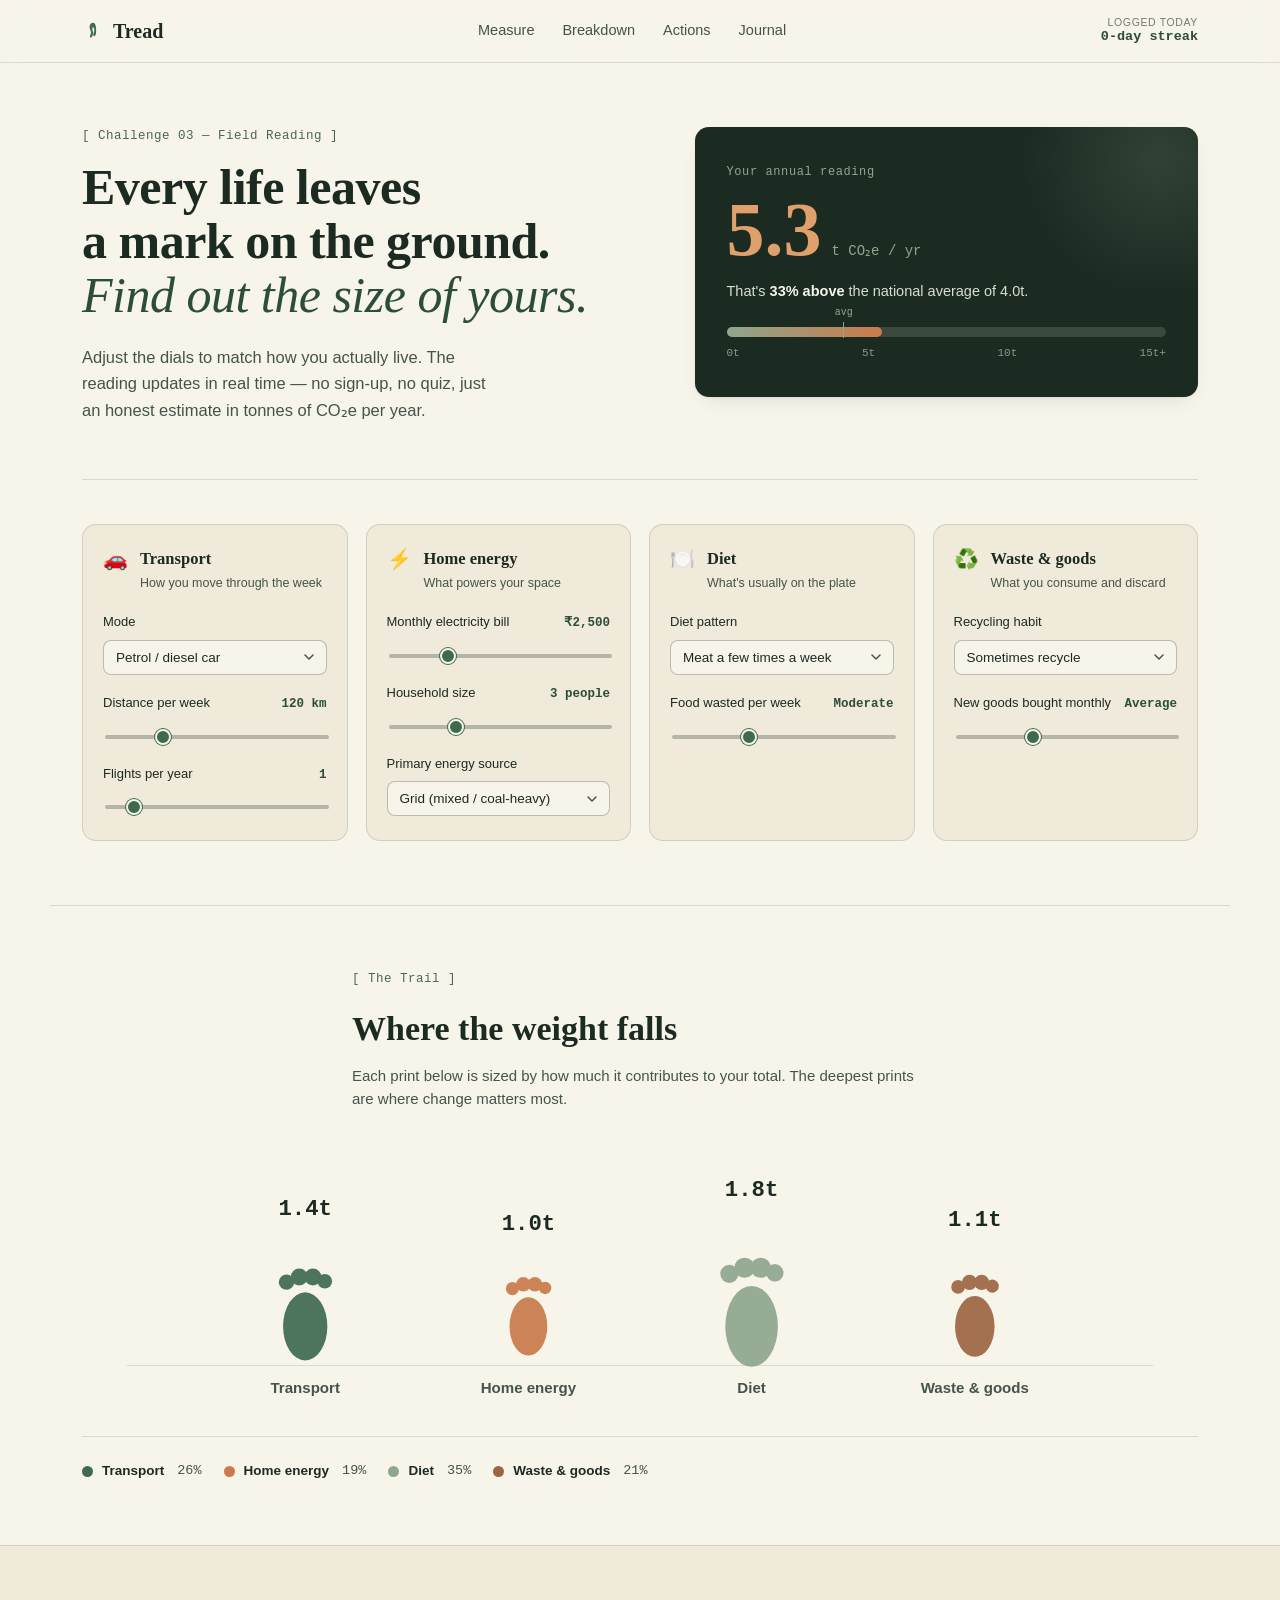
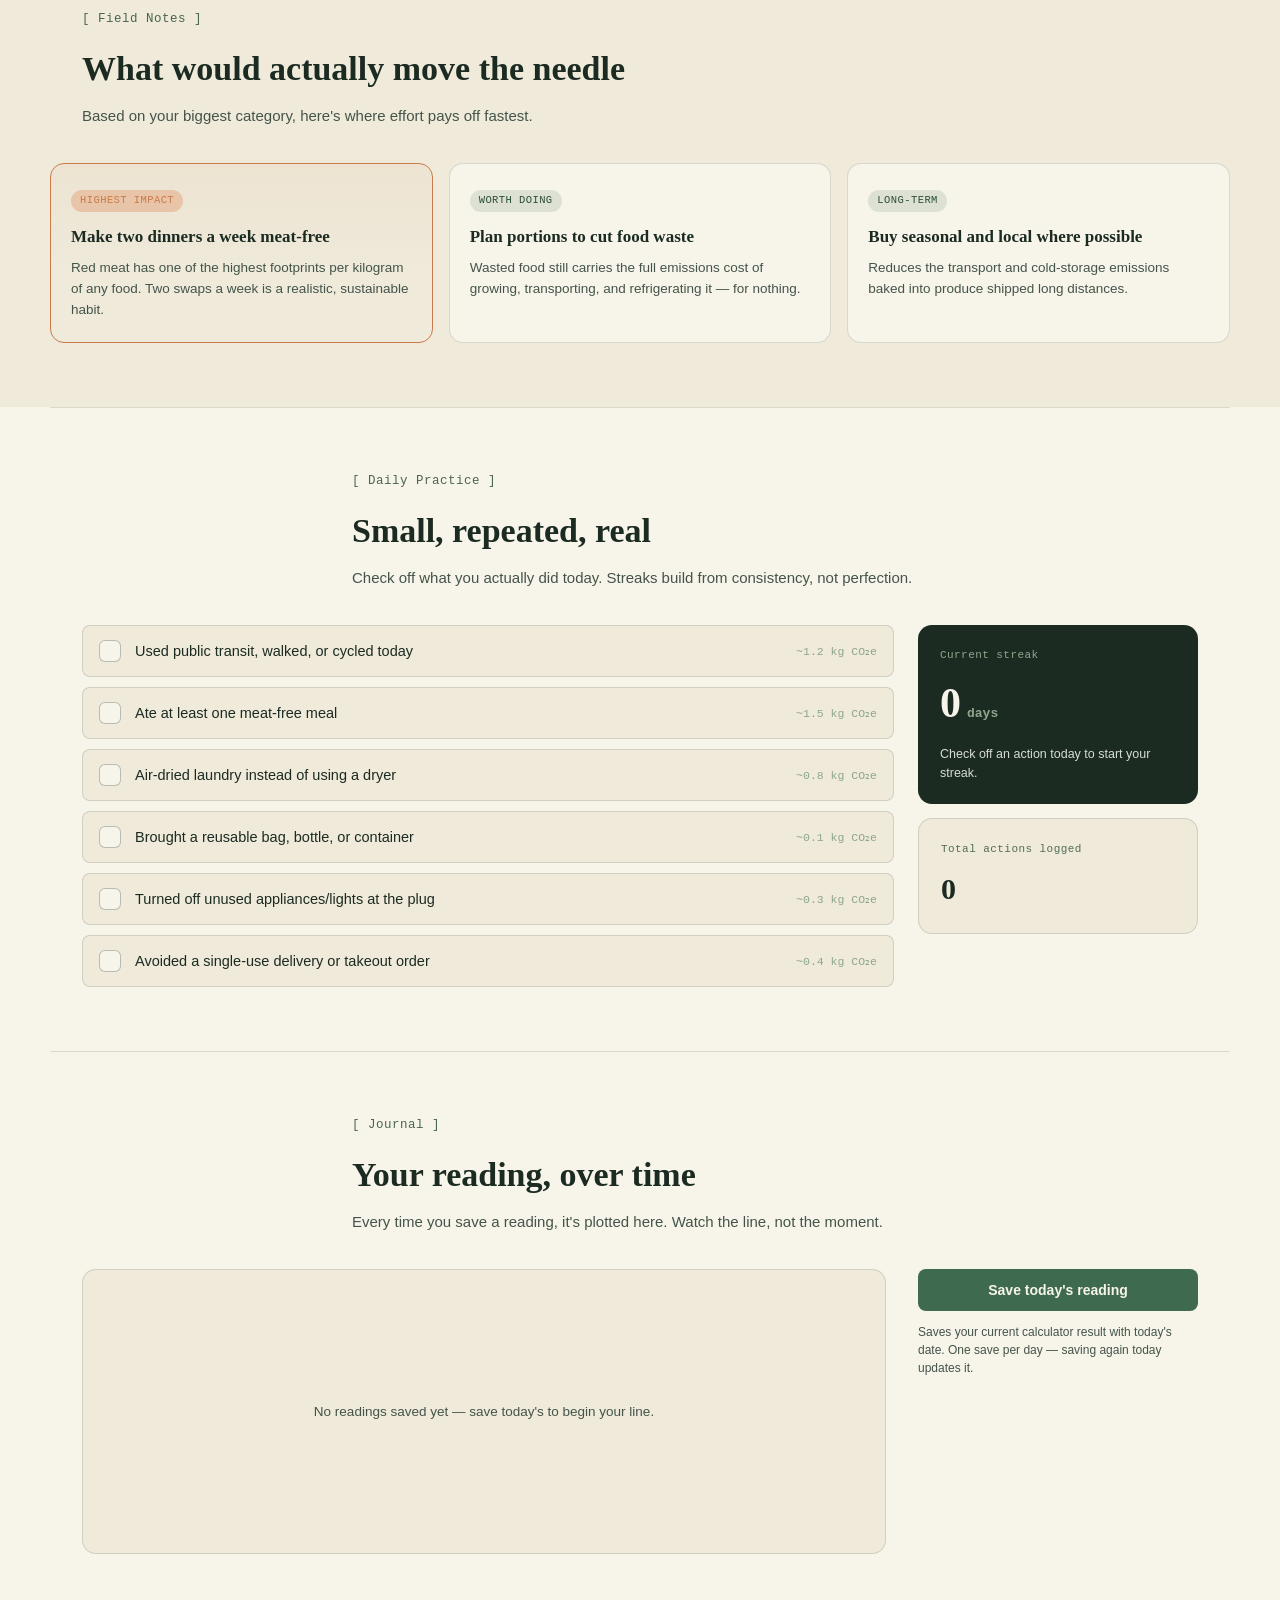
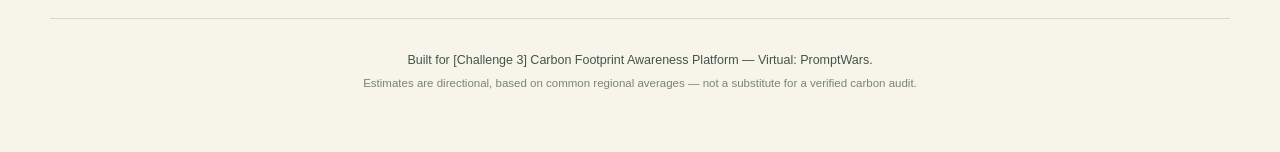
<file: index.html>
<!DOCTYPE html>
<html lang="en">
<head>
<meta charset="UTF-8">
<meta name="viewport" content="width=device-width, initial-scale=1.0">
<meta http-equiv="Content-Security-Policy" content="default-src 'self'; style-src 'self' 'unsafe-inline' https://fonts.googleapis.com; font-src https://fonts.gstatic.com; script-src 'self'; img-src 'self' data:; connect-src 'self'; base-uri 'self'; form-action 'self';">
<title>Tread — Carbon Footprint Awareness Platform</title>
<link rel="preconnect" href="https://fonts.googleapis.com">
<link rel="preconnect" href="https://fonts.gstatic.com" crossorigin>
<link href="https://fonts.googleapis.com/css2?family=Fraunces:opsz,wght@9..144,300;9..144,500;9..144,600;9..144,700&family=Inter:wght@400;500;600;700&family=JetBrains+Mono:wght@400;500;700&display=swap" rel="stylesheet">
<link rel="stylesheet" href="style.css">
</head>
<body>

<!-- ============ NAV ============ -->
<header class="site-header">
  <div class="header-inner">
    <a href="#top" class="brand">
      <svg class="brand-mark" viewBox="0 0 32 32" fill="none" xmlns="http://www.w3.org/2000/svg" aria-hidden="true">
        <path d="M16 4c-3 0-5 2.5-5 6 0 3 2 5 2 8 0 2.5-1.5 4-1.5 6 0 1.5 1.5 2 2.5 1 1.5-1.5 2-4 2-6s-1-4-1-6c0-2 1-3 1-3s2 1.5 2 4c0 2.5-1.5 4.5-1.5 7 0 2 1 3.5 2.5 2 1.5-1.5 1.5-4 1.5-6.5C21 8.5 19 4 16 4z" fill="currentColor"/>
      </svg>
      <span>Tread</span>
    </a>
    <nav class="main-nav" aria-label="Primary">
      <a href="#measure">Measure</a>
      <a href="#breakdown">Breakdown</a>
      <a href="#actions">Actions</a>
      <a href="#journal">Journal</a>
    </nav>
    <div class="header-stat">
      <span class="header-stat-label">Logged today</span>
      <span class="header-stat-value" id="streakHeaderValue">0-day streak</span>
    </div>
  </div>
</header>

<main id="top">

  <!-- ============ HERO / CALCULATOR ============ -->
  <section class="hero" id="measure">
    <div class="hero-inner">

      <div class="hero-intro">
        <p class="eyebrow">[ Challenge 03 — Field Reading ]</p>
        <h1>Every life leaves<br>a mark on the ground.<br><em>Find out the size of yours.</em></h1>
        <p class="hero-sub">Adjust the dials to match how you actually live. The reading updates in real time — no sign-up, no quiz, just an honest estimate in tonnes of CO₂e per year.</p>
      </div>

      <div class="reading-panel">
        <div class="reading-display">
          <span class="reading-label">Your annual reading</span>
          <div class="reading-number">
            <span id="totalFootprint">0.0</span>
            <span class="reading-unit">t CO₂e / yr</span>
          </div>
          <div class="reading-compare" id="compareText">
            calculating against the national average&hellip;
          </div>
          <div class="reading-gauge">
            <div class="gauge-track">
              <div class="gauge-fill" id="gaugeFill"></div>
              <div class="gauge-marker" id="gaugeAvgMarker">
                <span>avg</span>
              </div>
            </div>
            <div class="gauge-scale">
              <span>0t</span>
              <span>5t</span>
              <span>10t</span>
              <span>15t+</span>
            </div>
          </div>
        </div>
      </div>

    </div>

    <!-- INPUT GRID -->
    <div class="input-deck">

      <div class="input-card" data-category="transport">
        <div class="input-card-head">
          <span class="input-icon" aria-hidden="true">🚗</span>
          <div>
            <h3>Transport</h3>
            <p>How you move through the week</p>
          </div>
        </div>

        <label class="field">
          <span class="field-row">
            <span>Mode</span>
          </span>
          <select id="transportMode">
            <option value="0.05">Walk / cycle mostly</option>
            <option value="0.08">Public transit</option>
            <option value="0.18" selected>Petrol / diesel car</option>
            <option value="0.05">Electric vehicle</option>
            <option value="0.25">Motorbike + car mix</option>
          </select>
        </label>

        <label class="field">
          <span class="field-row">
            <span>Distance per week</span>
            <span class="field-value mono" id="distanceVal">120 km</span>
          </span>
          <input type="range" id="distanceRange" min="0" max="500" value="120" step="5">
        </label>

        <label class="field">
          <span class="field-row">
            <span>Flights per year</span>
            <span class="field-value mono" id="flightsVal">1</span>
          </span>
          <input type="range" id="flightsRange" min="0" max="10" value="1" step="1">
        </label>
      </div>

      <div class="input-card" data-category="energy">
        <div class="input-card-head">
          <span class="input-icon" aria-hidden="true">⚡</span>
          <div>
            <h3>Home energy</h3>
            <p>What powers your space</p>
          </div>
        </div>

        <label class="field">
          <span class="field-row">
            <span>Monthly electricity bill</span>
            <span class="field-value mono" id="electricityVal">₹2,500</span>
          </span>
          <input type="range" id="electricityRange" min="0" max="10000" value="2500" step="100">
        </label>

        <label class="field">
          <span class="field-row">
            <span>Household size</span>
            <span class="field-value mono" id="householdVal">3 people</span>
          </span>
          <input type="range" id="householdRange" min="1" max="8" value="3" step="1">
        </label>

        <label class="field">
          <span class="field-row">
            <span>Primary energy source</span>
          </span>
          <select id="energySource">
            <option value="1.0" selected>Grid (mixed / coal-heavy)</option>
            <option value="0.6">Grid (renewable-leaning)</option>
            <option value="0.3">Solar / own renewables</option>
          </select>
        </label>
      </div>

      <div class="input-card" data-category="diet">
        <div class="input-card-head">
          <span class="input-icon" aria-hidden="true">🍽️</span>
          <div>
            <h3>Diet</h3>
            <p>What's usually on the plate</p>
          </div>
        </div>

        <label class="field">
          <span class="field-row">
            <span>Diet pattern</span>
          </span>
          <select id="dietType">
            <option value="2.5">Meat with most meals</option>
            <option value="1.7" selected>Meat a few times a week</option>
            <option value="1.1">Vegetarian</option>
            <option value="0.8">Vegan</option>
          </select>
        </label>

        <label class="field">
          <span class="field-row">
            <span>Food wasted per week</span>
            <span class="field-value mono" id="wasteVal">Moderate</span>
          </span>
          <input type="range" id="wasteRange" min="0" max="3" value="1" step="1">
        </label>
      </div>

      <div class="input-card" data-category="waste">
        <div class="input-card-head">
          <span class="input-icon" aria-hidden="true">♻️</span>
          <div>
            <h3>Waste &amp; goods</h3>
            <p>What you consume and discard</p>
          </div>
        </div>

        <label class="field">
          <span class="field-row">
            <span>Recycling habit</span>
          </span>
          <select id="recyclingHabit">
            <option value="1.2">Rarely separate waste</option>
            <option value="0.8" selected>Sometimes recycle</option>
            <option value="0.4">Always recycle / compost</option>
          </select>
        </label>

        <label class="field">
          <span class="field-row">
            <span>New goods bought monthly</span>
            <span class="field-value mono" id="goodsVal">Average</span>
          </span>
          <input type="range" id="goodsRange" min="0" max="3" value="1" step="1">
        </label>
      </div>

    </div>
  </section>

  <!-- ============ BREAKDOWN / FOOTPRINT TRAIL ============ -->
  <section class="breakdown" id="breakdown">
    <div class="section-head">
      <p class="eyebrow">[ The Trail ]</p>
      <h2>Where the weight falls</h2>
      <p class="section-sub">Each print below is sized by how much it contributes to your total. The deepest prints are where change matters most.</p>
    </div>

    <div class="trail-wrap">
      <svg id="trailSvg" viewBox="0 0 1000 220" preserveAspectRatio="xMidYMid meet" aria-hidden="true"></svg>
    </div>

    <div class="legend" id="legend"></div>
  </section>

  <!-- ============ INSIGHTS ============ -->
  <section class="insights" id="insights">
    <div class="section-head">
      <p class="eyebrow">[ Field Notes ]</p>
      <h2>What would actually move the needle</h2>
      <p class="section-sub">Based on your biggest category, here's where effort pays off fastest.</p>
    </div>
    <div class="insight-cards" id="insightCards"></div>
  </section>

  <!-- ============ ACTIONS / HABIT TRACKER ============ -->
  <section class="actions" id="actions">
    <div class="section-head">
      <p class="eyebrow">[ Daily Practice ]</p>
      <h2>Small, repeated, real</h2>
      <p class="section-sub">Check off what you actually did today. Streaks build from consistency, not perfection.</p>
    </div>

    <div class="actions-layout">
      <div class="action-list" id="actionList"></div>

      <aside class="streak-panel">
        <div class="streak-card">
          <span class="streak-label">Current streak</span>
          <div class="streak-number"><span id="streakCount">0</span><span class="streak-unit">days</span></div>
          <p class="streak-note" id="streakNote">Check off an action today to start your streak.</p>
        </div>
        <div class="streak-card streak-secondary">
          <span class="streak-label">Total actions logged</span>
          <div class="streak-number small"><span id="totalActionsLogged">0</span></div>
        </div>
      </aside>
    </div>
  </section>

  <!-- ============ JOURNAL / HISTORY ============ -->
  <section class="journal" id="journal">
    <div class="section-head">
      <p class="eyebrow">[ Journal ]</p>
      <h2>Your reading, over time</h2>
      <p class="section-sub">Every time you save a reading, it's plotted here. Watch the line, not the moment.</p>
    </div>

    <div class="journal-layout">
      <div class="journal-chart-wrap">
        <svg id="historySvg" viewBox="0 0 800 260" preserveAspectRatio="xMidYMid meet" aria-hidden="true"></svg>
        <p class="journal-empty" id="journalEmpty">No readings saved yet — save today's to begin your line.</p>
      </div>
      <div class="journal-side">
        <button class="btn-primary" id="saveReadingBtn">Save today's reading</button>
        <p class="journal-hint">Saves your current calculator result with today's date. One save per day — saving again today updates it.</p>
        <ul class="journal-list" id="journalList"></ul>
      </div>
    </div>
  </section>

</main>

<footer class="site-footer">
  <p>Built for [Challenge 3] Carbon Footprint Awareness Platform — Virtual: PromptWars.</p>
  <p class="footer-fine">Estimates are directional, based on common regional averages — not a substitute for a verified carbon audit.</p>
</footer>

<script src="script.js"></script>
</body>
</html>
</file>
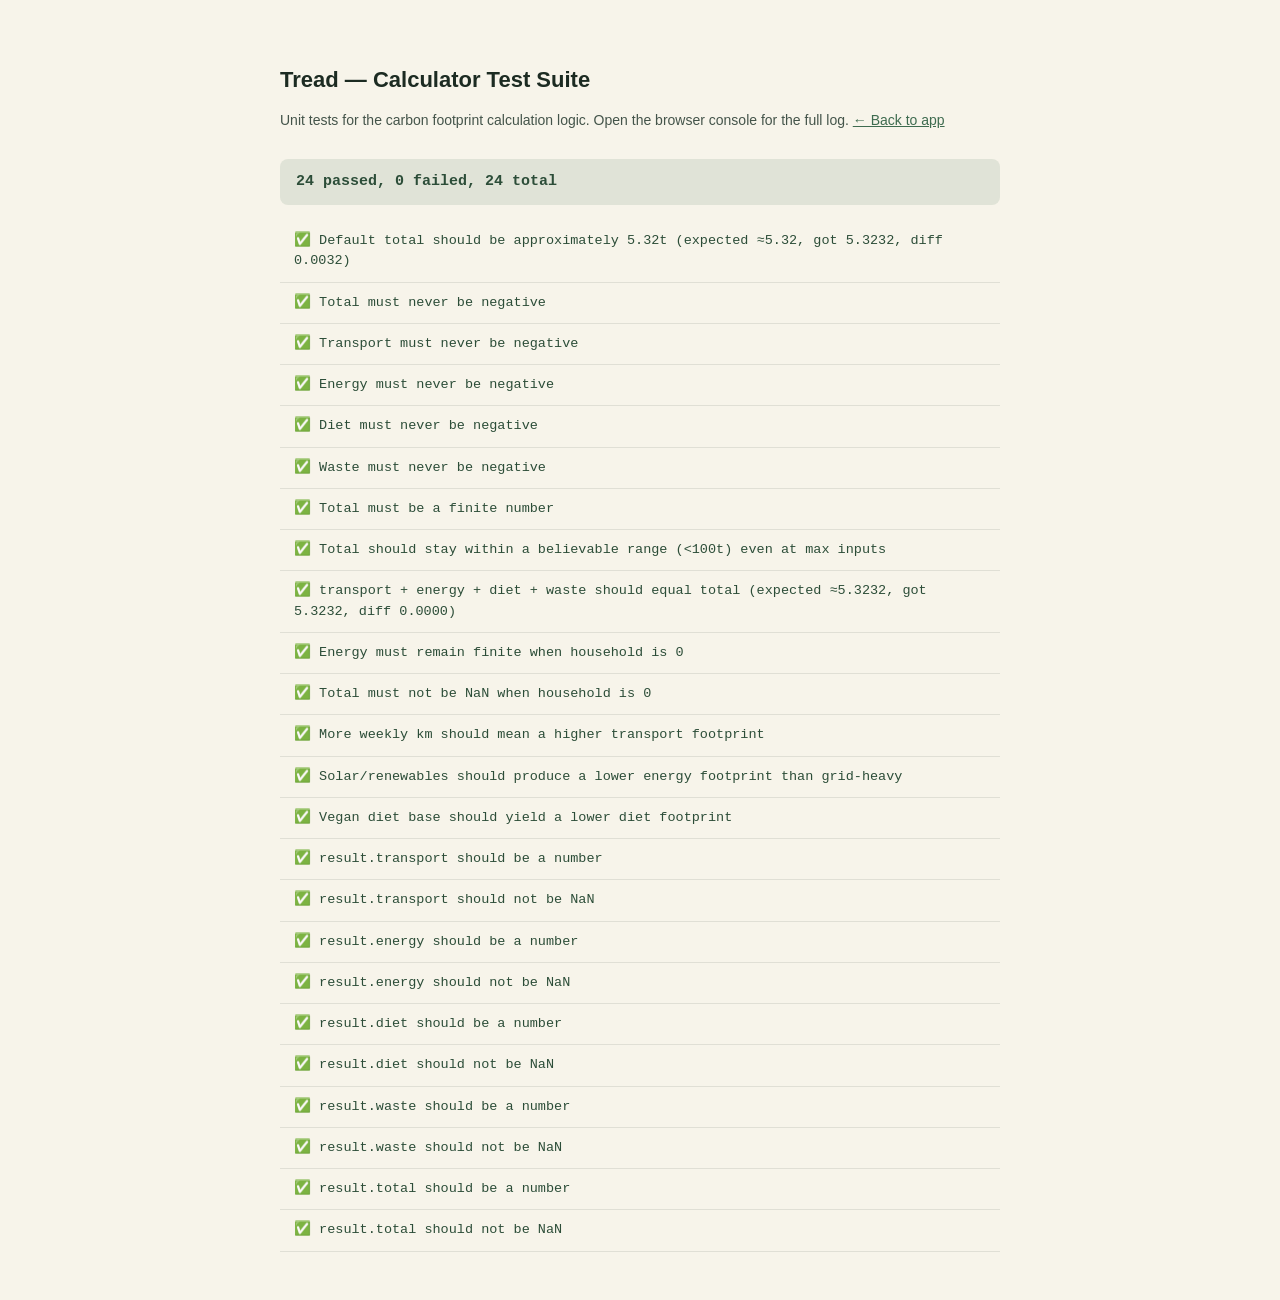
<file: test.html>
<!DOCTYPE html>
<html lang="en">
<head>
<meta charset="UTF-8">
<meta name="viewport" content="width=device-width, initial-scale=1.0">
<meta http-equiv="Content-Security-Policy" content="default-src 'self'; style-src 'self' 'unsafe-inline'; script-src 'self';">
<title>Tread — Test Suite</title>
<style>
  body {
    font-family: -apple-system, BlinkMacSystemFont, 'Inter', sans-serif;
    background: #F7F4EA;
    color: #1C2B22;
    max-width: 720px;
    margin: 0 auto;
    padding: 48px 24px;
    line-height: 1.5;
  }
  h1 { font-size: 22px; margin-bottom: 4px; }
  .subtitle { color: #44544A; font-size: 14px; margin-bottom: 28px; }
  .test-summary {
    font-family: monospace;
    font-weight: 700;
    font-size: 15px;
    padding: 12px 16px;
    border-radius: 8px;
    margin-bottom: 16px;
  }
  .test-summary.all-pass { background: rgba(62,107,79,0.12); color: #2C4D38; }
  .test-summary.has-fail { background: rgba(201,123,74,0.12); color: #C97B4A; }
  .test-list {
    list-style: none;
    padding: 0;
    margin: 0;
  }
  .test-list li {
    padding: 10px 14px;
    border-bottom: 1px solid rgba(28,43,34,0.1);
    font-size: 13.5px;
    font-family: monospace;
  }
  .test-list li.pass { color: #2C4D38; }
  .test-list li.fail { color: #C97B4A; font-weight: 700; }
  a { color: #3E6B4F; }
</style>
</head>
<body>
  <h1>Tread — Calculator Test Suite</h1>
  <p class="subtitle">Unit tests for the carbon footprint calculation logic. Open the browser console for the full log. <a href="index.html">← Back to app</a></p>
  <div id="testResults">Running tests&hellip;</div>

  <!-- Load the app's calculator logic, then run tests against it -->
  <script src="script.js"></script>
  <script src="tests.js"></script>
</body>
</html>
</file>
<file: style.css>
/* ============================================================
   TREAD — Carbon Footprint Awareness Platform
   Design language: field journal / specimen reading.
   Not a SaaS dashboard — an instrument panel for your own life.
   ============================================================ */

:root {
  /* ---- Palette ---- */
  --ink: #1C2B22;          /* near-black forest, primary text */
  --ink-soft: #44544A;     /* secondary text */
  --paper: #F7F4EA;        /* warm cream background */
  --paper-card: #EFEADA;   /* slightly deeper card surface */
  --moss: #3E6B4F;         /* primary accent — moss green */
  --moss-deep: #2C4D38;    /* hover / pressed state */
  --clay: #C97B4A;         /* terracotta — high-impact / warning accent */
  --clay-soft: #E8C4A8;    /* light clay tint */
  --sage: #8FA68E;         /* muted secondary accent */
  --line: rgba(28, 43, 34, 0.14);   /* hairline borders */
  --line-strong: rgba(28, 43, 34, 0.28);

  /* ---- Type ---- */
  --font-display: 'Fraunces', serif;
  --font-body: 'Inter', sans-serif;
  --font-mono: 'JetBrains Mono', monospace;

  /* ---- Misc ---- */
  --radius: 14px;
  --radius-sm: 8px;
  --shadow-card: 0 1px 2px rgba(28,43,34,0.06), 0 8px 24px -12px rgba(28,43,34,0.18);
}

* { box-sizing: border-box; }

@media (prefers-reduced-motion: reduce) {
  *, *::before, *::after {
    animation-duration: 0.01ms !important;
    animation-iteration-count: 1 !important;
    transition-duration: 0.01ms !important;
    scroll-behavior: auto !important;
  }
}

html {
  scroll-behavior: smooth;
}

body {
  margin: 0;
  font-family: var(--font-body);
  background: var(--paper);
  color: var(--ink);
  line-height: 1.5;
  -webkit-font-smoothing: antialiased;
}

a { color: inherit; }

h1, h2, h3 {
  font-family: var(--font-display);
  font-weight: 600;
  margin: 0;
  color: var(--ink);
}

p { margin: 0; }

.mono { font-family: var(--font-mono); }

.eyebrow {
  font-family: var(--font-mono);
  font-size: 12.5px;
  letter-spacing: 0.04em;
  color: var(--moss-deep);
  text-transform: none;
  margin: 0 0 14px 0;
  opacity: 0.85;
}

:focus-visible {
  outline: 2px solid var(--clay);
  outline-offset: 3px;
  border-radius: 4px;
}

/* ============ HEADER ============ */
.site-header {
  position: sticky;
  top: 0;
  z-index: 50;
  background: rgba(247, 244, 234, 0.92);
  backdrop-filter: blur(8px);
  border-bottom: 1px solid var(--line);
}

.header-inner {
  max-width: 1180px;
  margin: 0 auto;
  padding: 16px 32px;
  display: flex;
  align-items: center;
  justify-content: space-between;
  gap: 24px;
}

.brand {
  display: flex;
  align-items: center;
  gap: 9px;
  text-decoration: none;
  font-family: var(--font-display);
  font-weight: 700;
  font-size: 20px;
  color: var(--ink);
}

.brand-mark { width: 22px; height: 22px; color: var(--moss); }

.main-nav {
  display: flex;
  gap: 28px;
}

.main-nav a {
  text-decoration: none;
  font-size: 14.5px;
  font-weight: 500;
  color: var(--ink-soft);
  transition: color 0.15s ease;
  position: relative;
}

.main-nav a:hover { color: var(--moss-deep); }

.header-stat {
  display: flex;
  flex-direction: column;
  align-items: flex-end;
  line-height: 1.25;
}

.header-stat-label {
  font-size: 10.5px;
  text-transform: uppercase;
  letter-spacing: 0.06em;
  color: var(--ink-soft);
  opacity: 0.75;
}

.header-stat-value {
  font-family: var(--font-mono);
  font-size: 13.5px;
  font-weight: 700;
  color: var(--moss-deep);
}

@media (max-width: 760px) {
  .main-nav { display: none; }
  .header-inner { padding: 14px 18px; }
}

/* ============ HERO ============ */
.hero {
  max-width: 1180px;
  margin: 0 auto;
  padding: 64px 32px 0;
}

.hero-inner {
  display: grid;
  grid-template-columns: 1.05fr 0.95fr;
  gap: 56px;
  align-items: start;
  padding-bottom: 56px;
  border-bottom: 1px solid var(--line);
}

.hero-intro h1 {
  font-size: clamp(32px, 4.2vw, 50px);
  line-height: 1.08;
  letter-spacing: -0.01em;
  font-weight: 600;
  margin-bottom: 22px;
}

.hero-intro h1 em {
  font-style: italic;
  font-weight: 500;
  color: var(--moss-deep);
}

.hero-sub {
  font-size: 16.5px;
  color: var(--ink-soft);
  max-width: 46ch;
  line-height: 1.6;
}

/* ---- Reading panel (the signature number) ---- */
.reading-panel {
  background: var(--ink);
  color: var(--paper);
  border-radius: var(--radius);
  padding: 36px 32px;
  box-shadow: var(--shadow-card);
  position: relative;
  overflow: hidden;
}

.reading-panel::before {
  content: "";
  position: absolute;
  top: -40%;
  right: -20%;
  width: 280px;
  height: 280px;
  background: radial-gradient(circle, rgba(143,166,142,0.18), transparent 70%);
  pointer-events: none;
}

.reading-label {
  font-family: var(--font-mono);
  font-size: 12px;
  letter-spacing: 0.05em;
  color: var(--sage);
  display: block;
  margin-bottom: 10px;
}

.reading-number {
  display: flex;
  align-items: baseline;
  gap: 10px;
  margin-bottom: 14px;
}

.reading-number span:first-child {
  font-family: var(--font-display);
  font-size: clamp(56px, 7vw, 76px);
  font-weight: 600;
  line-height: 1;
  font-variant-numeric: tabular-nums;
  transition: color 0.3s ease;
}

.reading-unit {
  font-family: var(--font-mono);
  font-size: 14px;
  color: var(--sage);
  white-space: nowrap;
}

.reading-compare {
  font-size: 14.5px;
  color: #D8DDD3;
  margin-bottom: 24px;
  min-height: 20px;
}

.reading-compare strong { color: var(--paper); font-weight: 600; }

.gauge-track {
  position: relative;
  height: 10px;
  background: rgba(247,244,234,0.14);
  border-radius: 6px;
  overflow: visible;
}

.gauge-fill {
  height: 100%;
  border-radius: 6px;
  background: linear-gradient(90deg, var(--sage), var(--clay));
  width: 0%;
  transition: width 0.4s cubic-bezier(0.22, 1, 0.36, 1);
}

.gauge-marker {
  position: absolute;
  top: -22px;
  left: 33.3%;
  transform: translateX(-50%);
  font-family: var(--font-mono);
  font-size: 10px;
  color: var(--sage);
  display: flex;
  flex-direction: column;
  align-items: center;
}

.gauge-marker::after {
  content: "";
  width: 1px;
  height: 16px;
  background: var(--sage);
  margin-top: 2px;
}

.gauge-scale {
  display: flex;
  justify-content: space-between;
  margin-top: 8px;
  font-family: var(--font-mono);
  font-size: 11px;
  color: rgba(216,221,211,0.6);
}

@media (max-width: 920px) {
  .hero-inner { grid-template-columns: 1fr; gap: 36px; }
}

/* ============ INPUT DECK ============ */
.input-deck {
  display: grid;
  grid-template-columns: repeat(4, 1fr);
  gap: 18px;
  padding: 44px 0 64px;
}

@media (max-width: 1080px) {
  .input-deck { grid-template-columns: repeat(2, 1fr); }
}
@media (max-width: 620px) {
  .input-deck { grid-template-columns: 1fr; padding: 32px 0 48px; }
  .hero { padding: 44px 18px 0; }
}

.input-card {
  background: var(--paper-card);
  border: 1px solid var(--line);
  border-radius: var(--radius);
  padding: 22px 20px 24px;
  transition: border-color 0.2s ease, transform 0.2s ease;
}

.input-card:hover { border-color: var(--line-strong); }

.input-card-head {
  display: flex;
  align-items: flex-start;
  gap: 12px;
  margin-bottom: 20px;
}

.input-icon {
  font-size: 20px;
  line-height: 1;
  margin-top: 2px;
}

.input-card-head h3 {
  font-size: 16.5px;
  margin-bottom: 2px;
}

.input-card-head p {
  font-size: 12.5px;
  color: var(--ink-soft);
}

.field {
  display: block;
  margin-bottom: 18px;
}

.field:last-child { margin-bottom: 0; }

.field-row {
  display: flex;
  justify-content: space-between;
  align-items: baseline;
  font-size: 13px;
  font-weight: 500;
  color: var(--ink);
  margin-bottom: 8px;
}

.field-value {
  color: var(--moss-deep);
  font-weight: 600;
  font-size: 12.5px;
}

select {
  width: 100%;
  padding: 9px 12px;
  font-family: var(--font-body);
  font-size: 13.5px;
  color: var(--ink);
  background: var(--paper);
  border: 1px solid var(--line-strong);
  border-radius: var(--radius-sm);
  cursor: pointer;
  appearance: none;
  background-image: url("data:image/svg+xml,%3Csvg xmlns='http://www.w3.org/2000/svg' width='10' height='6' viewBox='0 0 10 6'%3E%3Cpath d='M1 1l4 4 4-4' stroke='%2344544A' stroke-width='1.5' fill='none' stroke-linecap='round' stroke-linejoin='round'/%3E%3C/svg%3E");
  background-repeat: no-repeat;
  background-position: right 12px center;
}

select:focus { border-color: var(--moss); }

input[type="range"] {
  -webkit-appearance: none;
  width: 100%;
  height: 4px;
  border-radius: 4px;
  background: var(--line-strong);
  outline: none;
}

input[type="range"]::-webkit-slider-thumb {
  -webkit-appearance: none;
  width: 16px;
  height: 16px;
  border-radius: 50%;
  background: var(--moss);
  border: 2px solid var(--paper);
  box-shadow: 0 0 0 1px var(--moss);
  cursor: pointer;
  transition: transform 0.15s ease;
}

input[type="range"]::-webkit-slider-thumb:hover { transform: scale(1.15); }

input[type="range"]::-moz-range-thumb {
  width: 16px;
  height: 16px;
  border-radius: 50%;
  background: var(--moss);
  border: 2px solid var(--paper);
  cursor: pointer;
}

/* ============ SECTION HEAD (shared) ============ */
.section-head {
  max-width: 640px;
  margin: 0 auto 36px;
  padding: 0 32px;
  text-align: left;
}

.section-head h2 {
  font-size: clamp(26px, 3vw, 34px);
  margin-bottom: 10px;
}

.section-sub {
  font-size: 15px;
  color: var(--ink-soft);
  line-height: 1.55;
}

section.breakdown, section.insights, section.actions, section.journal {
  max-width: 1180px;
  margin: 0 auto;
  padding: 64px 32px;
}

section.breakdown { border-top: 1px solid var(--line); }
section.insights { background: var(--paper-card); max-width: 100%; border-top: 1px solid var(--line); }
section.insights > * { max-width: 1180px; margin-left: auto; margin-right: auto; }
section.actions { border-top: 1px solid var(--line); }
section.journal { border-top: 1px solid var(--line); }

@media (max-width: 620px) {
  section.breakdown, section.insights, section.actions, section.journal { padding: 48px 18px; }
  .section-head { padding: 0; }
}

/* ============ TRAIL (signature visualization) ============ */
.trail-wrap {
  width: 100%;
  overflow-x: auto;
  padding: 12px 0 4px;
}

#trailSvg {
  width: 100%;
  min-width: 560px;
  height: auto;
  display: block;
}

.legend {
  display: flex;
  flex-wrap: wrap;
  gap: 22px;
  margin-top: 28px;
  padding-top: 24px;
  border-top: 1px solid var(--line);
}

.legend-item {
  display: flex;
  align-items: center;
  gap: 9px;
  font-size: 13.5px;
}

.legend-dot {
  width: 11px;
  height: 11px;
  border-radius: 50%;
  flex-shrink: 0;
}

.legend-cat { font-weight: 600; color: var(--ink); }
.legend-pct { font-family: var(--font-mono); color: var(--ink-soft); margin-left: 4px; }

/* ============ INSIGHTS ============ */
.insight-cards {
  display: grid;
  grid-template-columns: repeat(auto-fit, minmax(260px, 1fr));
  gap: 16px;
}

.insight-card {
  background: var(--paper);
  border: 1px solid var(--line);
  border-radius: var(--radius);
  padding: 22px 20px;
}

.insight-card.priority {
  border-color: var(--clay);
  background: linear-gradient(180deg, rgba(201,123,74,0.06), transparent 60%);
}

.insight-tag {
  display: inline-block;
  font-family: var(--font-mono);
  font-size: 10.5px;
  letter-spacing: 0.04em;
  text-transform: uppercase;
  color: var(--clay);
  background: var(--clay-soft);
  padding: 3px 9px;
  border-radius: 20px;
  margin-bottom: 12px;
}

.insight-card:not(.priority) .insight-tag {
  color: var(--moss-deep);
  background: rgba(143,166,142,0.25);
}

.insight-card h4 {
  font-family: var(--font-display);
  font-size: 17px;
  font-weight: 600;
  margin: 0 0 8px 0;
}

.insight-card p {
  font-size: 13.5px;
  color: var(--ink-soft);
  line-height: 1.55;
}

/* ============ ACTIONS / HABIT TRACKER ============ */
.actions-layout {
  display: grid;
  grid-template-columns: 1fr 280px;
  gap: 24px;
  align-items: start;
}

@media (max-width: 860px) {
  .actions-layout { grid-template-columns: 1fr; }
}

.action-list {
  display: flex;
  flex-direction: column;
  gap: 10px;
}

.action-item {
  display: flex;
  align-items: center;
  gap: 14px;
  background: var(--paper-card);
  border: 1px solid var(--line);
  border-radius: var(--radius-sm);
  padding: 14px 16px;
  cursor: pointer;
  transition: border-color 0.15s ease, background 0.15s ease;
}

.action-item:hover { border-color: var(--line-strong); }

.action-item.checked {
  background: rgba(62,107,79,0.08);
  border-color: var(--moss);
}

.action-checkbox {
  width: 22px;
  height: 22px;
  border-radius: 6px;
  border: 1.5px solid var(--line-strong);
  background: var(--paper);
  flex-shrink: 0;
  display: flex;
  align-items: center;
  justify-content: center;
  transition: all 0.15s ease;
}

.action-item.checked .action-checkbox {
  background: var(--moss);
  border-color: var(--moss);
}

.action-checkbox svg {
  width: 13px;
  height: 13px;
  opacity: 0;
  transform: scale(0.6);
  transition: all 0.15s ease;
}

.action-item.checked .action-checkbox svg {
  opacity: 1;
  transform: scale(1);
}

.action-text {
  flex: 1;
  font-size: 14.5px;
  font-weight: 500;
}

.action-item.checked .action-text {
  color: var(--moss-deep);
}

.action-impact {
  font-family: var(--font-mono);
  font-size: 11.5px;
  color: var(--sage);
  white-space: nowrap;
}

.streak-panel {
  display: flex;
  flex-direction: column;
  gap: 14px;
}

.streak-card {
  background: var(--ink);
  color: var(--paper);
  border-radius: var(--radius);
  padding: 22px;
}

.streak-secondary {
  background: var(--paper-card);
  color: var(--ink);
  border: 1px solid var(--line);
}

.streak-label {
  font-family: var(--font-mono);
  font-size: 11px;
  letter-spacing: 0.04em;
  color: var(--sage);
  display: block;
  margin-bottom: 8px;
}

.streak-secondary .streak-label { color: var(--moss-deep); opacity: 0.8; }

.streak-number {
  font-family: var(--font-display);
  font-size: 42px;
  font-weight: 600;
  display: flex;
  align-items: baseline;
  gap: 6px;
}

.streak-number.small { font-size: 30px; }

.streak-unit {
  font-family: var(--font-mono);
  font-size: 13px;
  color: var(--sage);
}

.streak-note {
  font-size: 12.5px;
  color: #D8DDD3;
  margin-top: 10px;
  line-height: 1.5;
}

/* ============ JOURNAL ============ */
.journal-layout {
  display: grid;
  grid-template-columns: 1fr 280px;
  gap: 32px;
}

@media (max-width: 860px) {
  .journal-layout { grid-template-columns: 1fr; }
}

.journal-chart-wrap {
  position: relative;
  background: var(--paper-card);
  border: 1px solid var(--line);
  border-radius: var(--radius);
  padding: 16px;
  min-height: 220px;
}

#historySvg { width: 100%; height: auto; display: block; }

.journal-empty {
  position: absolute;
  top: 50%;
  left: 50%;
  transform: translate(-50%, -50%);
  font-size: 13.5px;
  color: var(--ink-soft);
  text-align: center;
  width: 80%;
}

.journal-side {
  display: flex;
  flex-direction: column;
  gap: 12px;
}

.btn-primary {
  background: var(--moss);
  color: var(--paper);
  border: none;
  border-radius: var(--radius-sm);
  padding: 13px 20px;
  font-family: var(--font-body);
  font-size: 14px;
  font-weight: 600;
  cursor: pointer;
  transition: background 0.15s ease, transform 0.1s ease;
}

.btn-primary:hover { background: var(--moss-deep); }
.btn-primary:active { transform: scale(0.98); }

.journal-hint {
  font-size: 12px;
  color: var(--ink-soft);
  line-height: 1.5;
}

.journal-list {
  list-style: none;
  margin: 8px 0 0;
  padding: 0;
  display: flex;
  flex-direction: column;
  gap: 8px;
  max-height: 220px;
  overflow-y: auto;
}

.journal-list li {
  display: flex;
  justify-content: space-between;
  font-size: 12.5px;
  padding: 8px 10px;
  background: var(--paper);
  border: 1px solid var(--line);
  border-radius: 6px;
}

.journal-list .jl-date { color: var(--ink-soft); }
.journal-list .jl-val { font-family: var(--font-mono); font-weight: 600; color: var(--moss-deep); }

/* ============ FOOTER ============ */
.site-footer {
  max-width: 1180px;
  margin: 0 auto;
  padding: 32px 32px 56px;
  text-align: center;
  color: var(--ink-soft);
  font-size: 12.5px;
  border-top: 1px solid var(--line);
}

.site-footer p { margin-bottom: 6px; }
.footer-fine { opacity: 0.7; font-size: 11.5px; }

/* ============ TRAIL SVG ELEMENT STYLES ============ */
.trail-print {
  transition: opacity 0.3s ease;
}

.trail-amount {
  font-family: var(--font-mono);
  font-weight: 700;
}

.trail-cat-label {
  font-family: var(--font-body);
  font-weight: 600;
}
</file>
